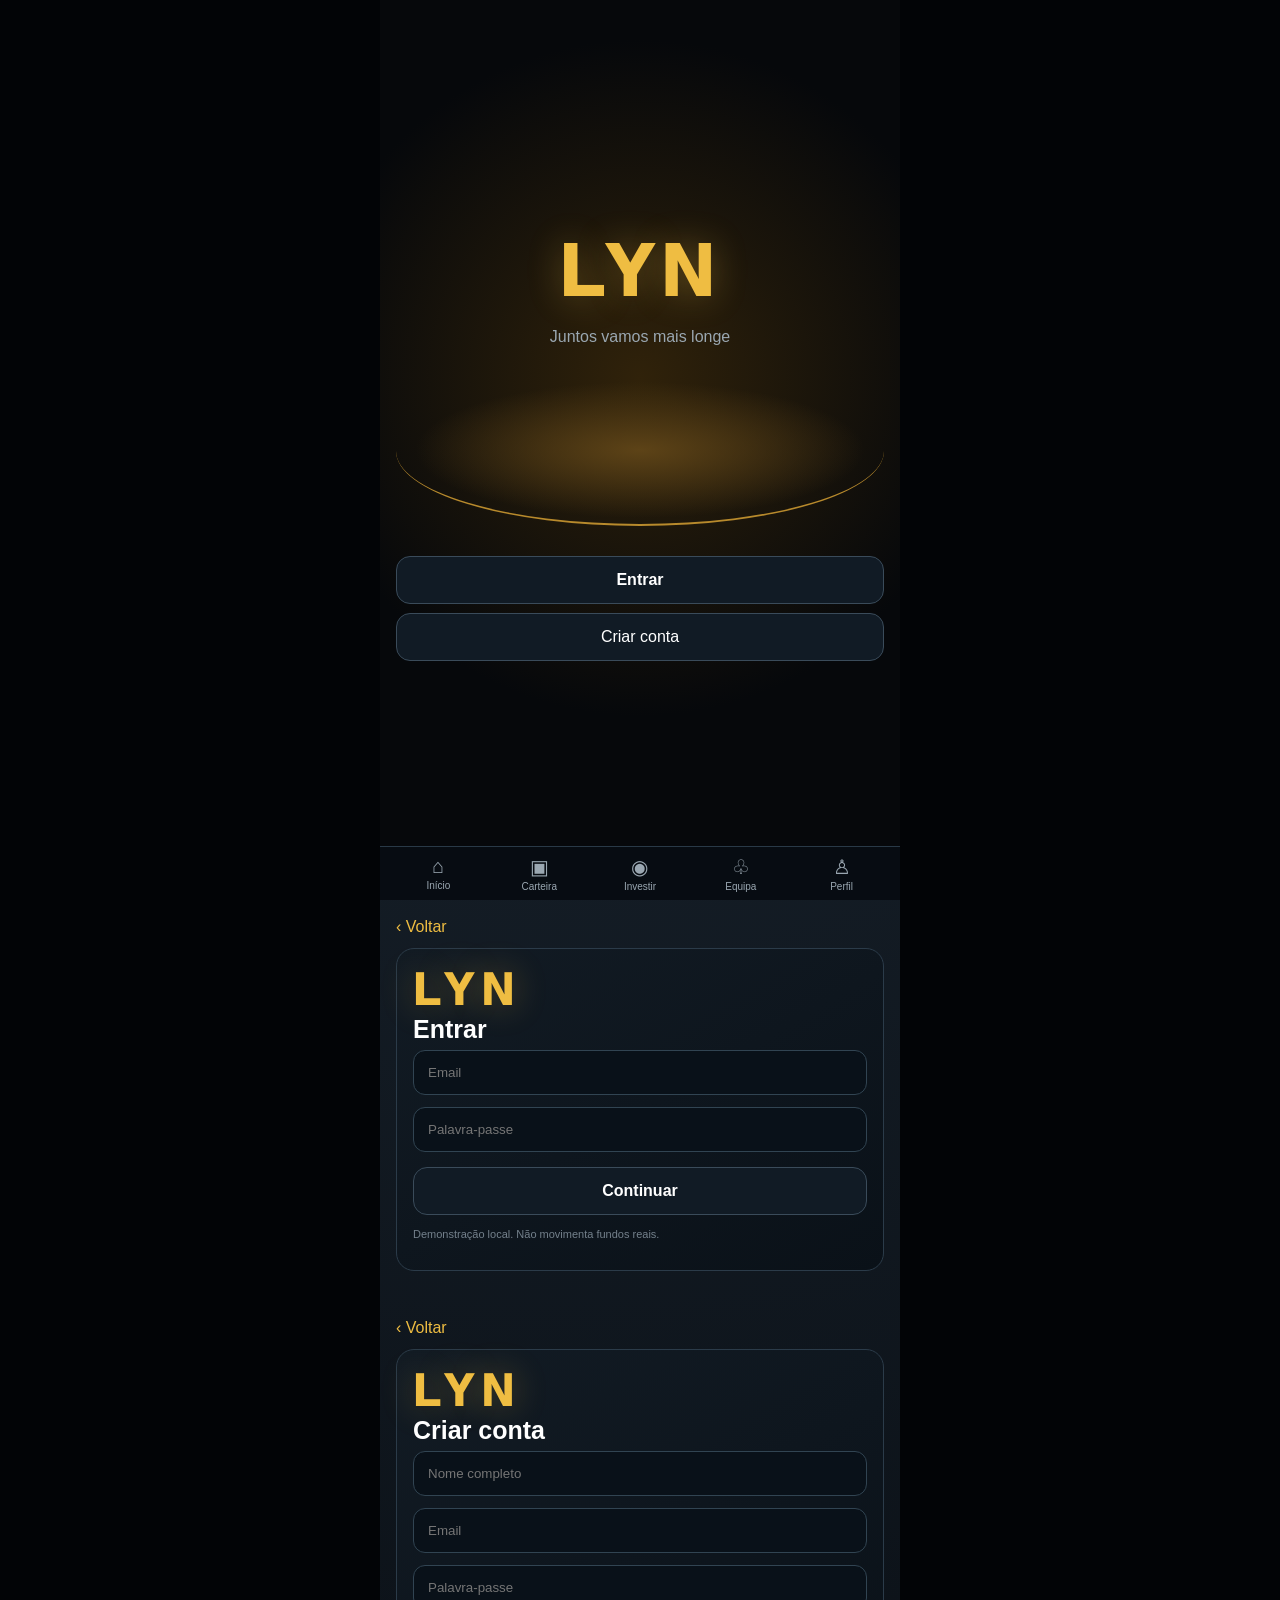
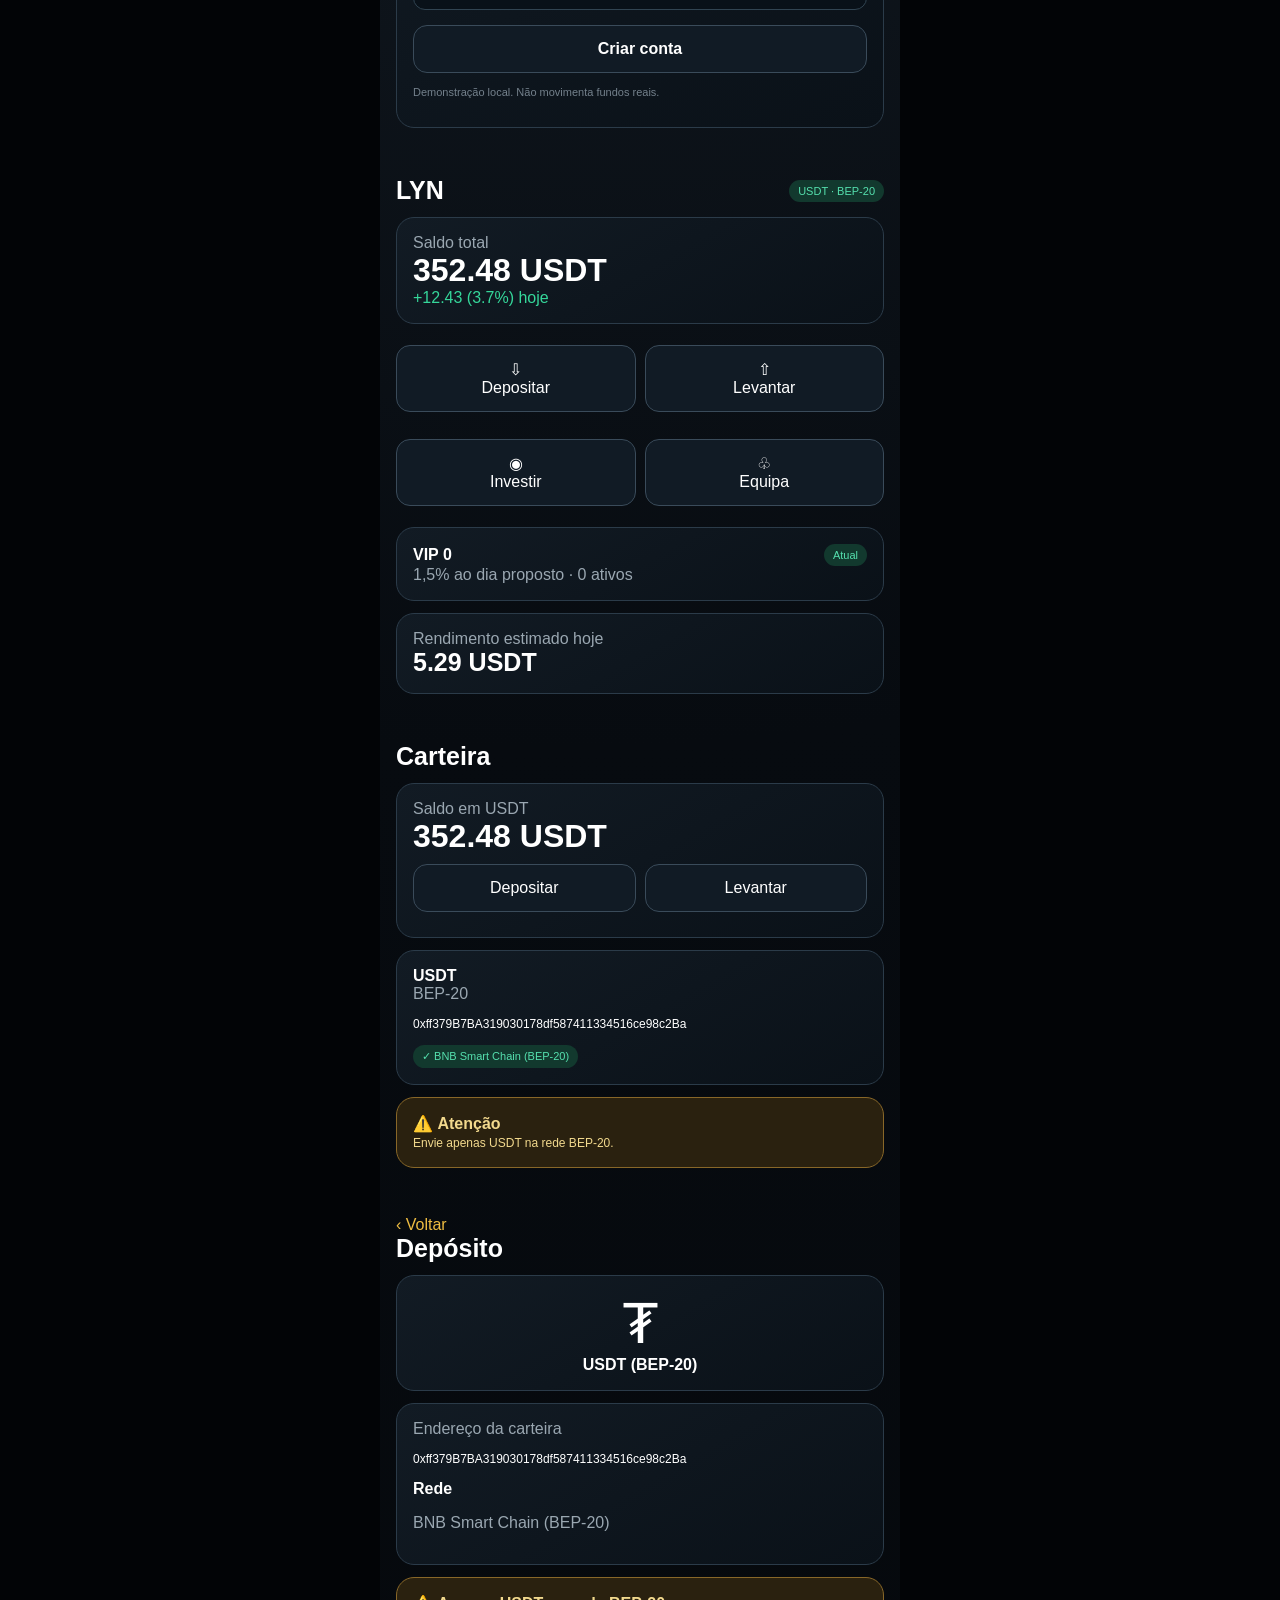
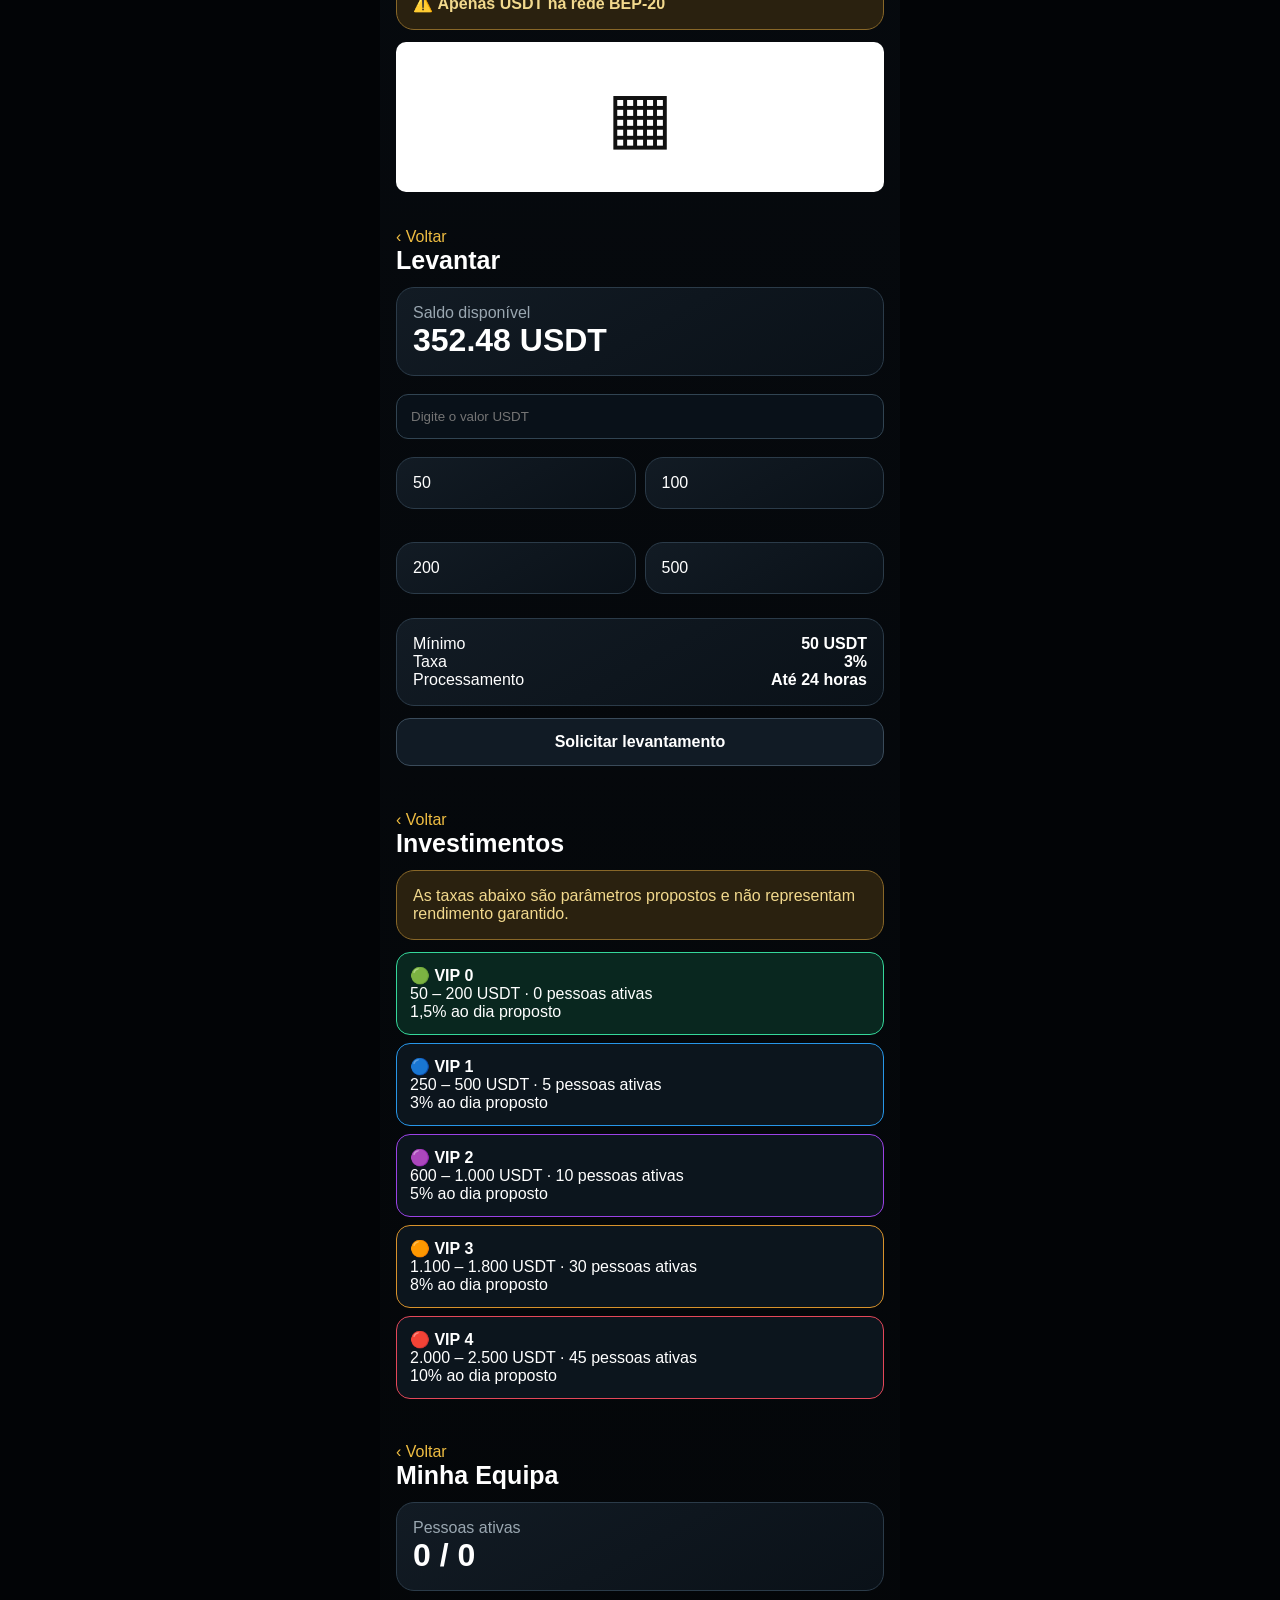
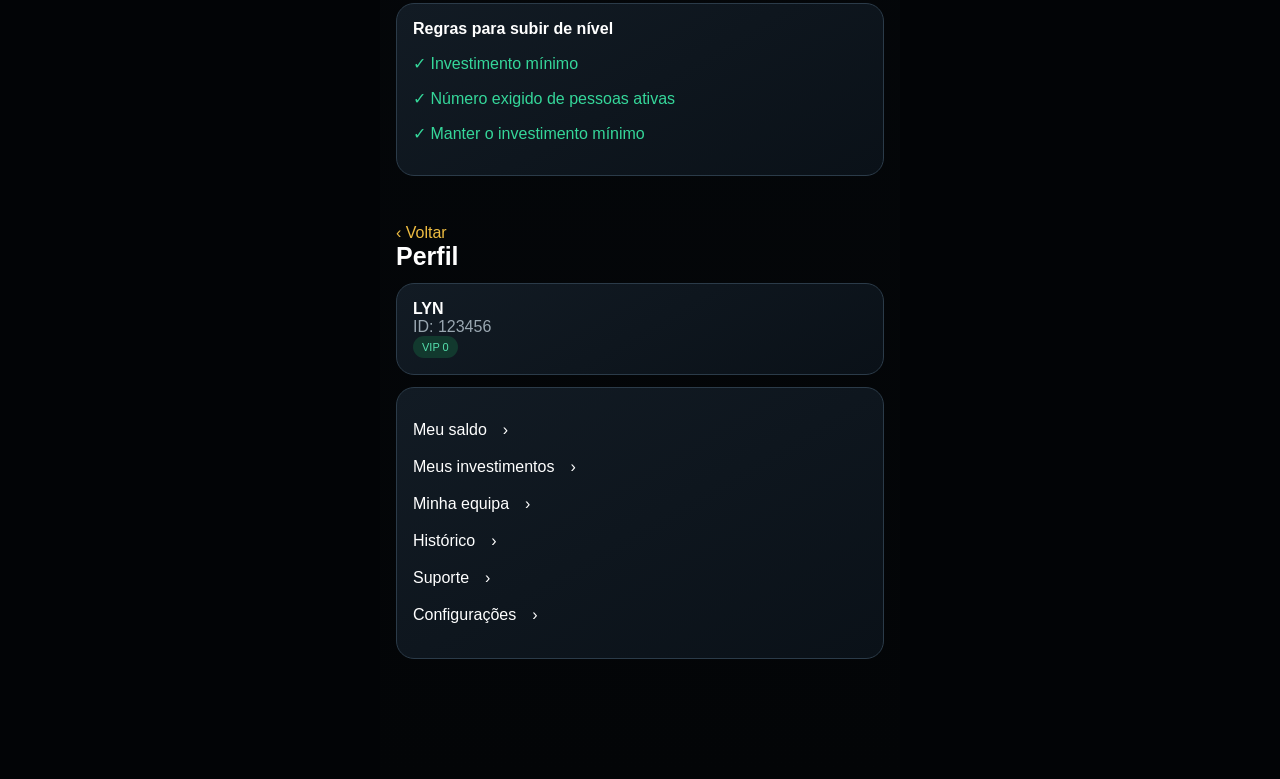
<file: index.html>
<!doctype html>
<html lang="pt">
<head>
<meta charset="utf-8">
<meta name="viewport" content="width=device-width,initial-scale=1,viewport-fit=cover">
<meta name="theme-color" content="#070b10">
<title>LYN</title>
<style>
*{box-sizing:border-box}html{scroll-behavior:smooth}body{margin:0;background:#020406;color:#fff;font-family:-apple-system,BlinkMacSystemFont,"SF Pro Display",Arial,sans-serif}.app{max-width:520px;margin:auto;background:radial-gradient(circle at 30% 0,#1b2631,#070b10 42%,#030507);min-height:100vh;padding-bottom:90px}.section{padding:18px 16px}.hero{min-height:100vh;display:flex;align-items:center;background:radial-gradient(circle at 50% 42%,#30220a,#06080b 58%)}.center{text-align:center;width:100%}.logo{font-size:72px;font-weight:950;letter-spacing:8px;color:#efbd42;text-shadow:0 0 35px #efbd4255}.muted{color:#9aa7b1}.card{background:linear-gradient(150deg,#121b24,#0a1118);border:1px solid #2b3b49;border-radius:18px;padding:16px;margin:12px 0}.gold{border-color:#876426;background:linear-gradient(180deg,#f5c54d,#dca32b);color:#080b0e;font-weight:900}.btn{display:block;width:100%;padding:14px;border-radius:14px;text-align:center;text-decoration:none;color:#fff;background:#111b25;border:1px solid #3a4b5a;margin:9px 0}.title{font-size:25px;font-weight:900}.balance{font-size:32px;font-weight:900}.row{display:flex;justify-content:space-between;gap:10px;align-items:center}.grid{display:grid;grid-template-columns:1fr 1fr;gap:9px}.pill{display:inline-block;padding:5px 9px;border-radius:99px;background:#12392e;color:#55e0ae;font-size:11px}.input{width:100%;padding:14px;margin:6px 0;background:#091119;border:1px solid #314452;border-radius:12px;color:white}.vip{padding:13px;border:1px solid #365163;border-radius:14px;margin:8px 0;background:#0c151d}.v0{border-color:#35d79a;background:#09271f}.v1{border-color:#2796e8}.v2{border-color:#9b42e6}.v3{border-color:#d8922b}.v4{border-color:#e44759}.warning{border-color:#886728;background:#2a210f;color:#f2d98d}.nav{position:fixed;bottom:0;left:50%;transform:translateX(-50%);width:min(520px,100%);background:#080d13f5;border-top:1px solid #293947;padding:8px;display:grid;grid-template-columns:repeat(5,1fr);z-index:9}.nav a{color:#9aa7b1;text-decoration:none;text-align:center;font-size:10px}.nav span{display:block;font-size:20px;margin-bottom:2px}.address{word-break:break-all;font-size:12px;line-height:1.5}.back{color:#efbd42;text-decoration:none}.activity{padding:11px 0;border-bottom:1px solid #20303c}.qr{height:150px;background:#fff;color:#111;display:grid;place-items:center;font-size:70px;border-radius:10px}.small{font-size:12px}.legal{font-size:11px;color:#74818c;line-height:1.5}
</style>
</head>
<body>
<div class="app">

<section id="inicio" class="section hero">
<div class="center">
<div class="logo">LYN</div>
<p class="muted">Juntos vamos mais longe</p>
<div style="height:150px;border-bottom:2px solid #b88a2c;border-radius:50%;margin:30px 0;background:radial-gradient(ellipse,#5d4317,transparent 65%)"></div>
<a class="btn gold" href="#entrar">Entrar</a>
<a class="btn" href="#criar">Criar conta</a>
</div>
</section>

<section id="entrar" class="section">
<a class="back" href="#inicio">‹ Voltar</a>
<div class="card">
<div class="logo" style="font-size:44px">LYN</div><div class="title">Entrar</div>
<input class="input" placeholder="Email"><input class="input" type="password" placeholder="Palavra-passe">
<a class="btn gold" href="#dashboard">Continuar</a>
<p class="legal">Demonstração local. Não movimenta fundos reais.</p>
</div>
</section>

<section id="criar" class="section">
<a class="back" href="#inicio">‹ Voltar</a>
<div class="card">
<div class="logo" style="font-size:44px">LYN</div><div class="title">Criar conta</div>
<input class="input" placeholder="Nome completo"><input class="input" placeholder="Email"><input class="input" type="password" placeholder="Palavra-passe">
<a class="btn gold" href="#dashboard">Criar conta</a>
<p class="legal">Demonstração local. Não movimenta fundos reais.</p>
</div>
</section>

<section id="dashboard" class="section">
<div class="row"><b class="title">LYN</b><span class="pill">USDT · BEP-20</span></div>
<div class="card"><span class="muted">Saldo total</span><div class="balance">352.48 USDT</div><span style="color:#35d79a">+12.43 (3.7%) hoje</span></div>
<div class="grid"><a class="btn" href="#deposito">⇩<br>Depositar</a><a class="btn" href="#levantar">⇧<br>Levantar</a><a class="btn" href="#investir">◉<br>Investir</a><a class="btn" href="#equipa">♧<br>Equipa</a></div>
<div class="card"><div class="row"><b>VIP 0</b><span class="pill">Atual</span></div><span class="muted">1,5% ao dia proposto · 0 ativos</span></div>
<div class="card"><span class="muted">Rendimento estimado hoje</span><div class="balance" style="font-size:25px">5.29 USDT</div></div>
</section>

<section id="carteira" class="section">
<div class="title">Carteira</div>
<div class="card"><span class="muted">Saldo em USDT</span><div class="balance">352.48 USDT</div><div class="grid"><a class="btn" href="#deposito">Depositar</a><a class="btn" href="#levantar">Levantar</a></div></div>
<div class="card"><b>USDT</b><br><span class="muted">BEP-20</span><p class="address">0xff379B7BA319030178df587411334516ce98c2Ba</p><span class="pill">✓ BNB Smart Chain (BEP-20)</span></div>
<div class="card warning">⚠️ <b>Atenção</b><br><span class="small">Envie apenas USDT na rede BEP-20.</span></div>
</section>

<section id="deposito" class="section">
<a class="back" href="#dashboard">‹ Voltar</a><div class="title">Depósito</div>
<div class="card" style="text-align:center"><div style="font-size:55px">₮</div><b>USDT (BEP-20)</b></div>
<div class="card"><span class="muted">Endereço da carteira</span><p class="address">0xff379B7BA319030178df587411334516ce98c2Ba</p><b>Rede</b><p class="muted">BNB Smart Chain (BEP-20)</p></div>
<div class="card warning">⚠️ <b>Apenas USDT na rede BEP-20</b></div><div class="qr">▦</div>
</section>

<section id="levantar" class="section">
<a class="back" href="#dashboard">‹ Voltar</a><div class="title">Levantar</div>
<div class="card"><span class="muted">Saldo disponível</span><div class="balance">352.48 USDT</div></div>
<input class="input" placeholder="Digite o valor USDT"><div class="grid"><div class="card">50</div><div class="card">100</div><div class="card">200</div><div class="card">500</div></div>
<div class="card"><div class="row"><span>Mínimo</span><b>50 USDT</b></div><div class="row"><span>Taxa</span><b>3%</b></div><div class="row"><span>Processamento</span><b>Até 24 horas</b></div></div>
<a class="btn gold" href="#dashboard">Solicitar levantamento</a>
</section>

<section id="investir" class="section">
<a class="back" href="#dashboard">‹ Voltar</a><div class="title">Investimentos</div>
<div class="card warning">As taxas abaixo são parâmetros propostos e não representam rendimento garantido.</div>
<div class="vip v0"><b>🟢 VIP 0</b><br>50 – 200 USDT · 0 pessoas ativas<br>1,5% ao dia proposto</div>
<div class="vip v1"><b>🔵 VIP 1</b><br>250 – 500 USDT · 5 pessoas ativas<br>3% ao dia proposto</div>
<div class="vip v2"><b>🟣 VIP 2</b><br>600 – 1.000 USDT · 10 pessoas ativas<br>5% ao dia proposto</div>
<div class="vip v3"><b>🟠 VIP 3</b><br>1.100 – 1.800 USDT · 30 pessoas ativas<br>8% ao dia proposto</div>
<div class="vip v4"><b>🔴 VIP 4</b><br>2.000 – 2.500 USDT · 45 pessoas ativas<br>10% ao dia proposto</div>
</section>

<section id="equipa" class="section">
<a class="back" href="#dashboard">‹ Voltar</a><div class="title">Minha Equipa</div>
<div class="card"><span class="muted">Pessoas ativas</span><div class="balance">0 / 0</div></div>
<div class="card"><b>Regras para subir de nível</b><p style="color:#35d79a">✓ Investimento mínimo</p><p style="color:#35d79a">✓ Número exigido de pessoas ativas</p><p style="color:#35d79a">✓ Manter o investimento mínimo</p></div>
</section>

<section id="perfil" class="section">
<a class="back" href="#dashboard">‹ Voltar</a><div class="title">Perfil</div>
<div class="card"><b>LYN</b><br><span class="muted">ID: 123456</span><br><span class="pill">VIP 0</span></div>
<div class="card"><p>Meu saldo　›</p><p>Meus investimentos　›</p><p>Minha equipa　›</p><p>Histórico　›</p><p>Suporte　›</p><p>Configurações　›</p></div>
</section>

<nav class="nav">
<a href="#dashboard"><span>⌂</span>Início</a>
<a href="#carteira"><span>▣</span>Carteira</a>
<a href="#investir"><span>◉</span>Investir</a>
<a href="#equipa"><span>♧</span>Equipa</a>
<a href="#perfil"><span>♙</span>Perfil</a>
</nav>
</div>
</body>
</html>
</file>
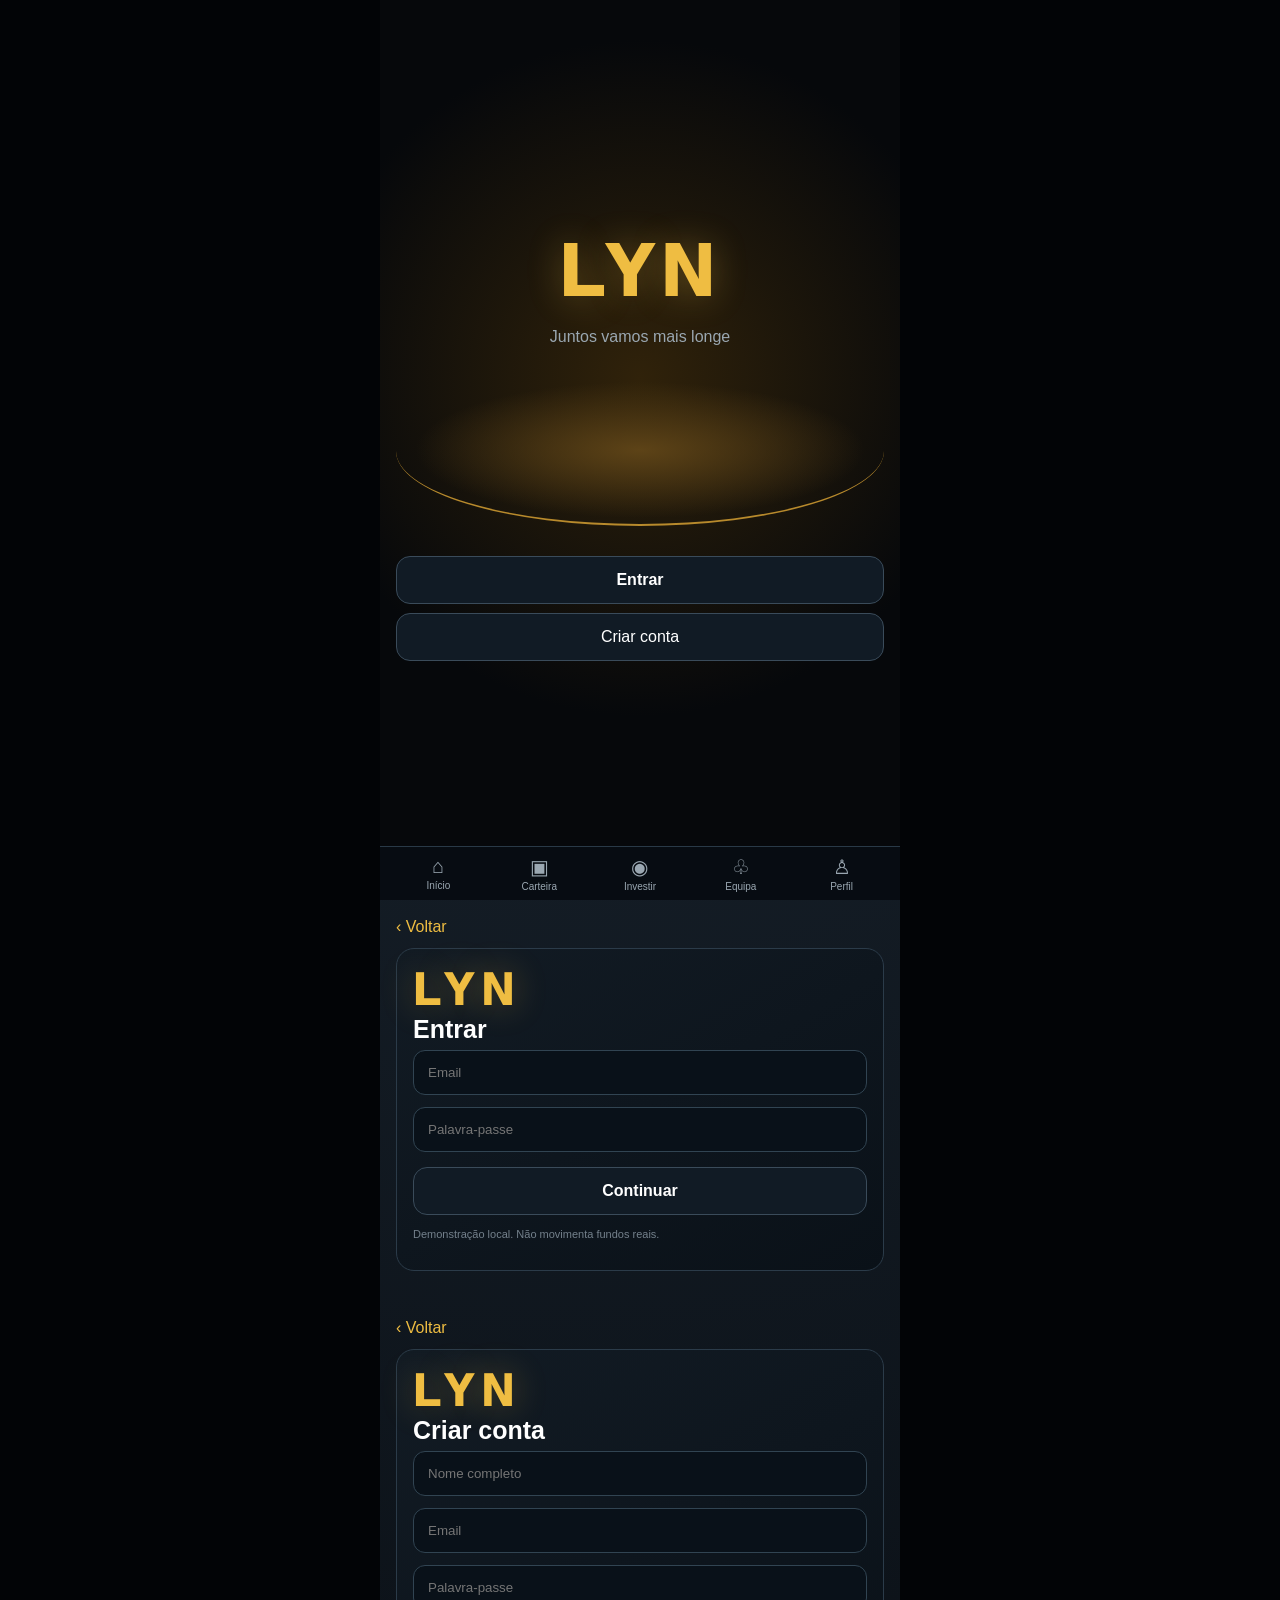
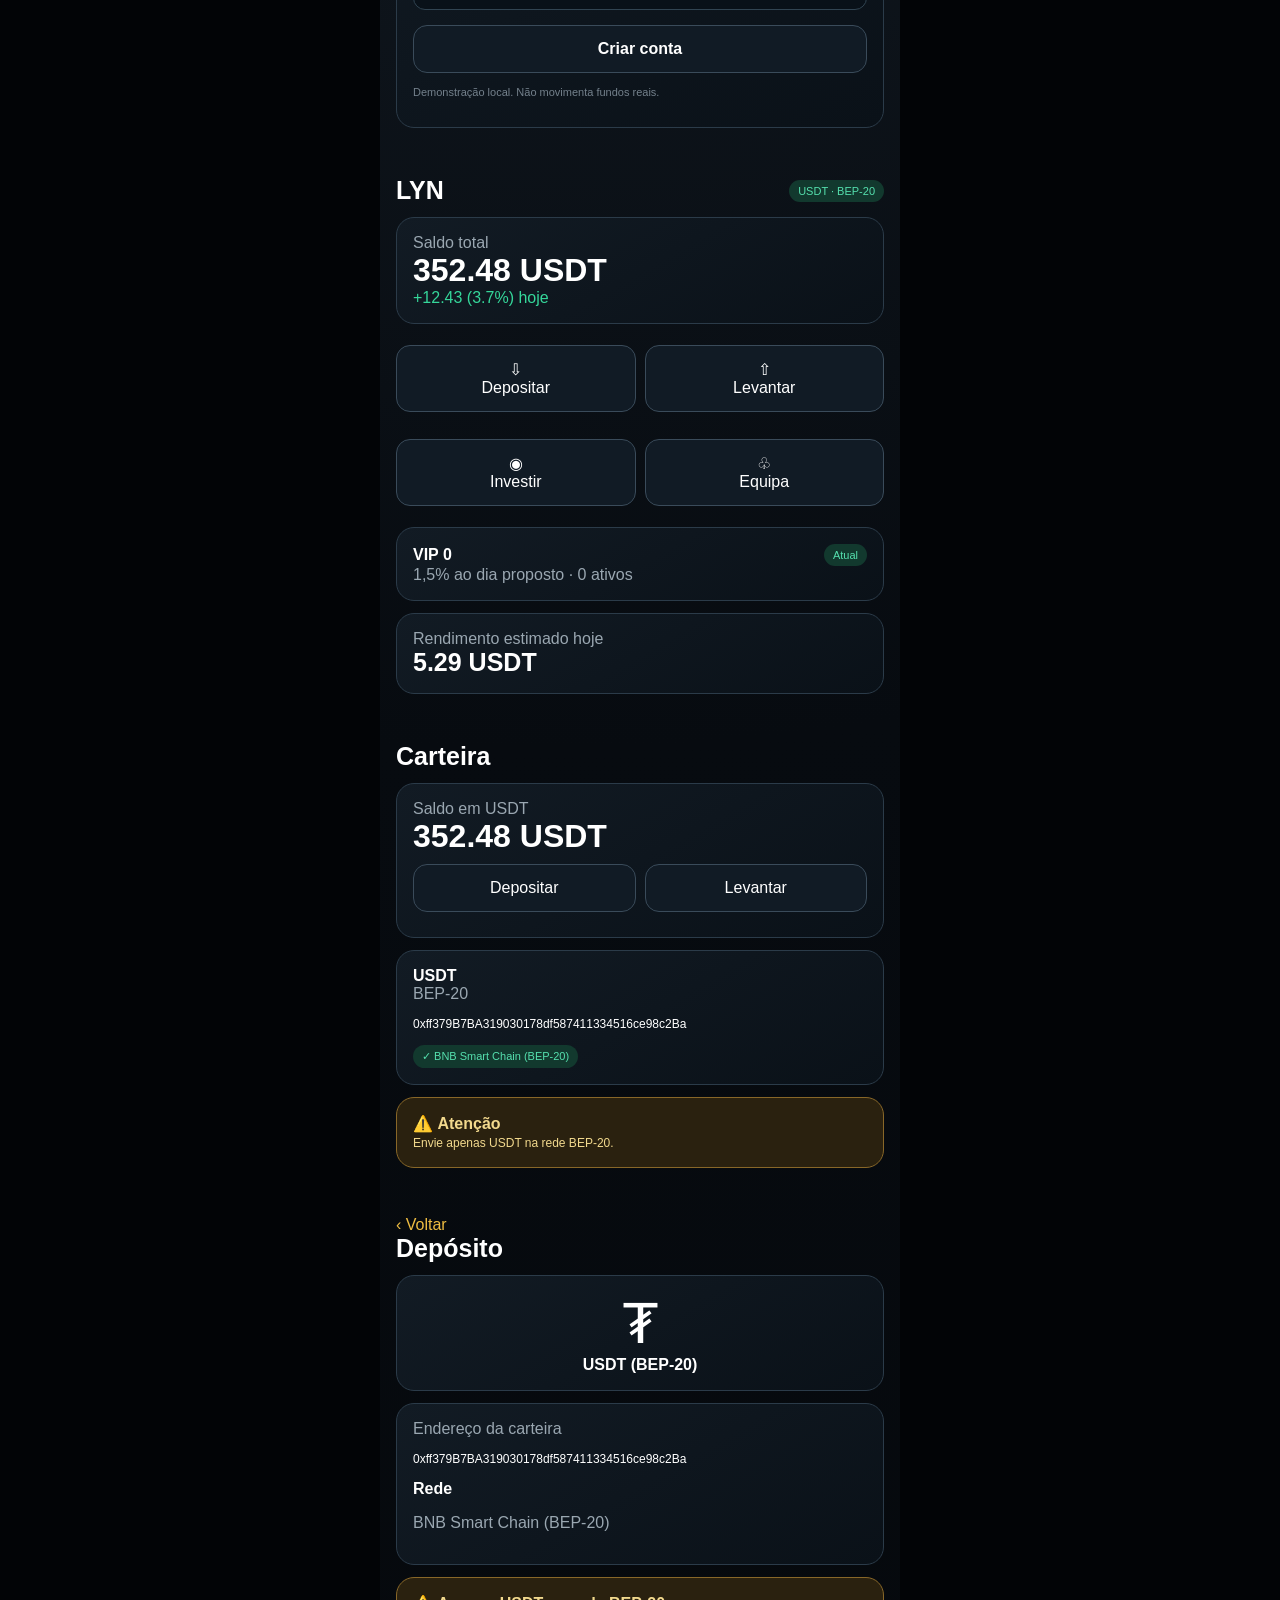
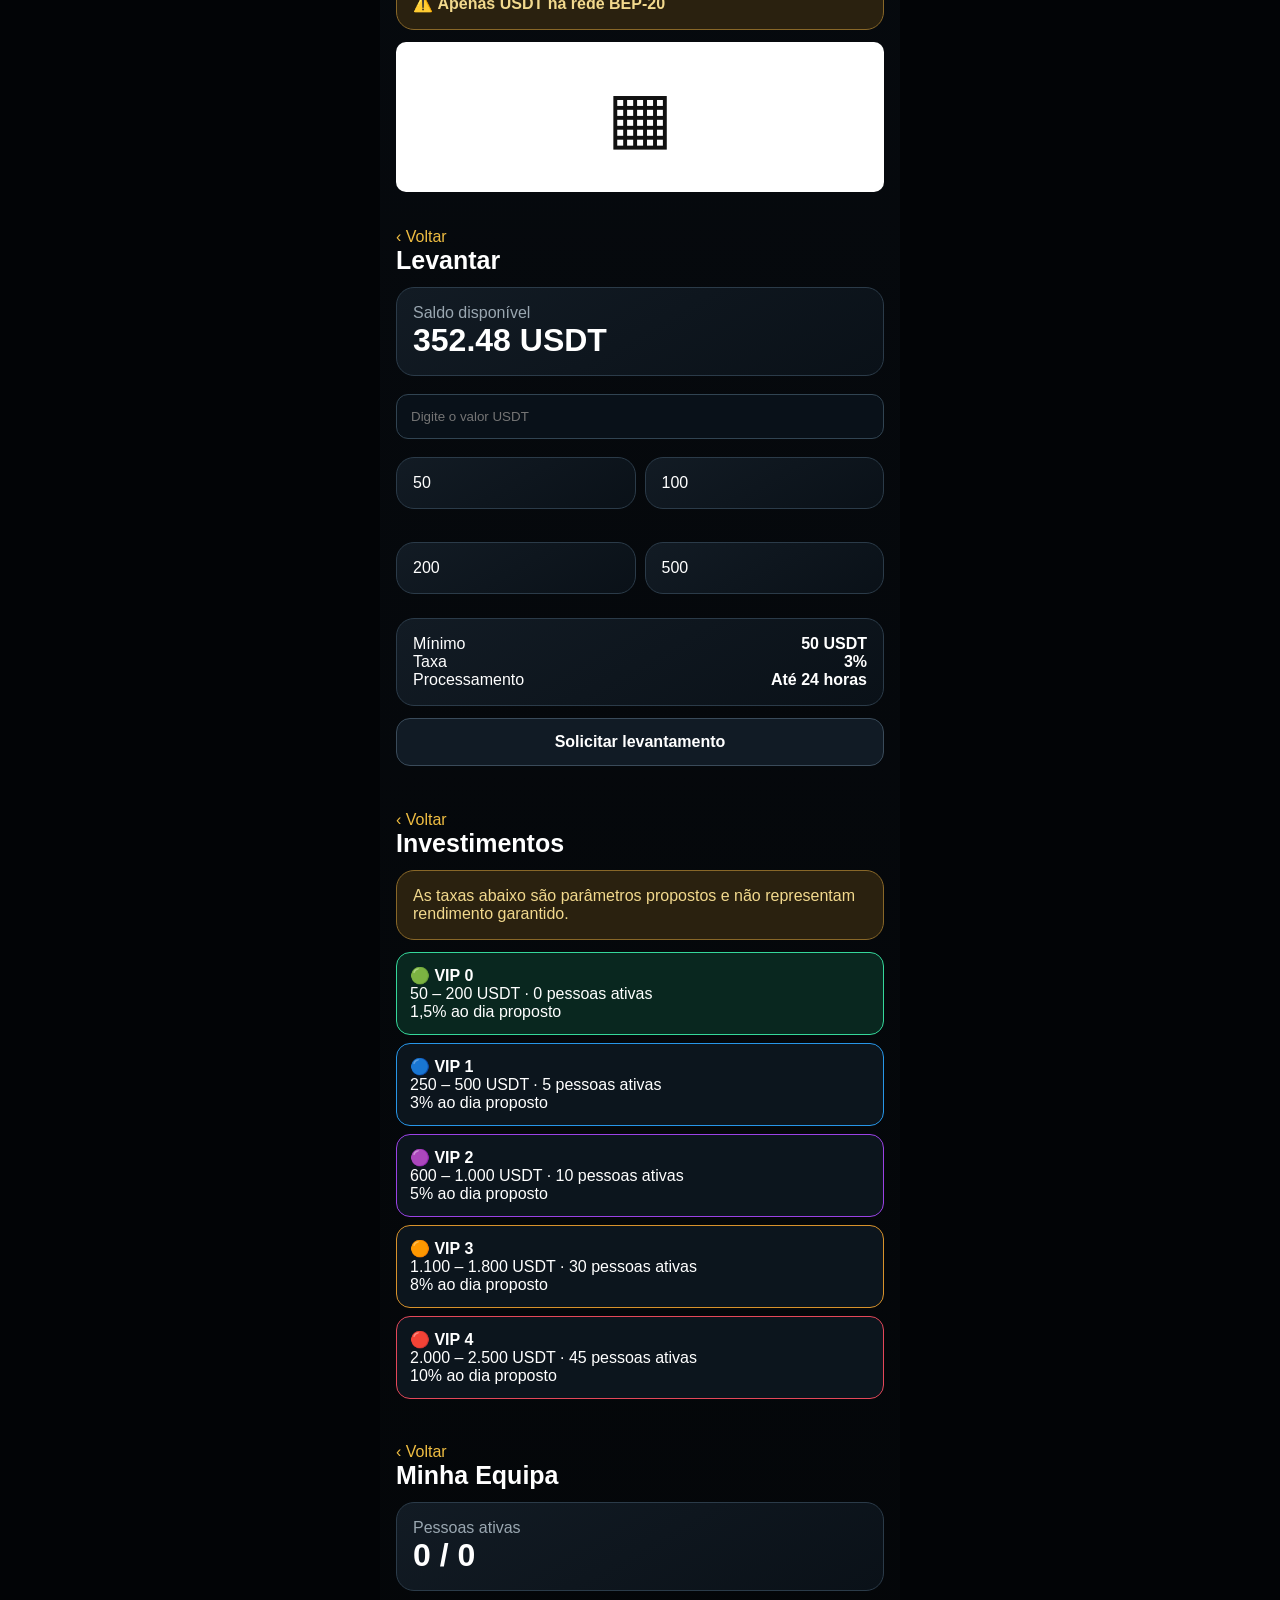
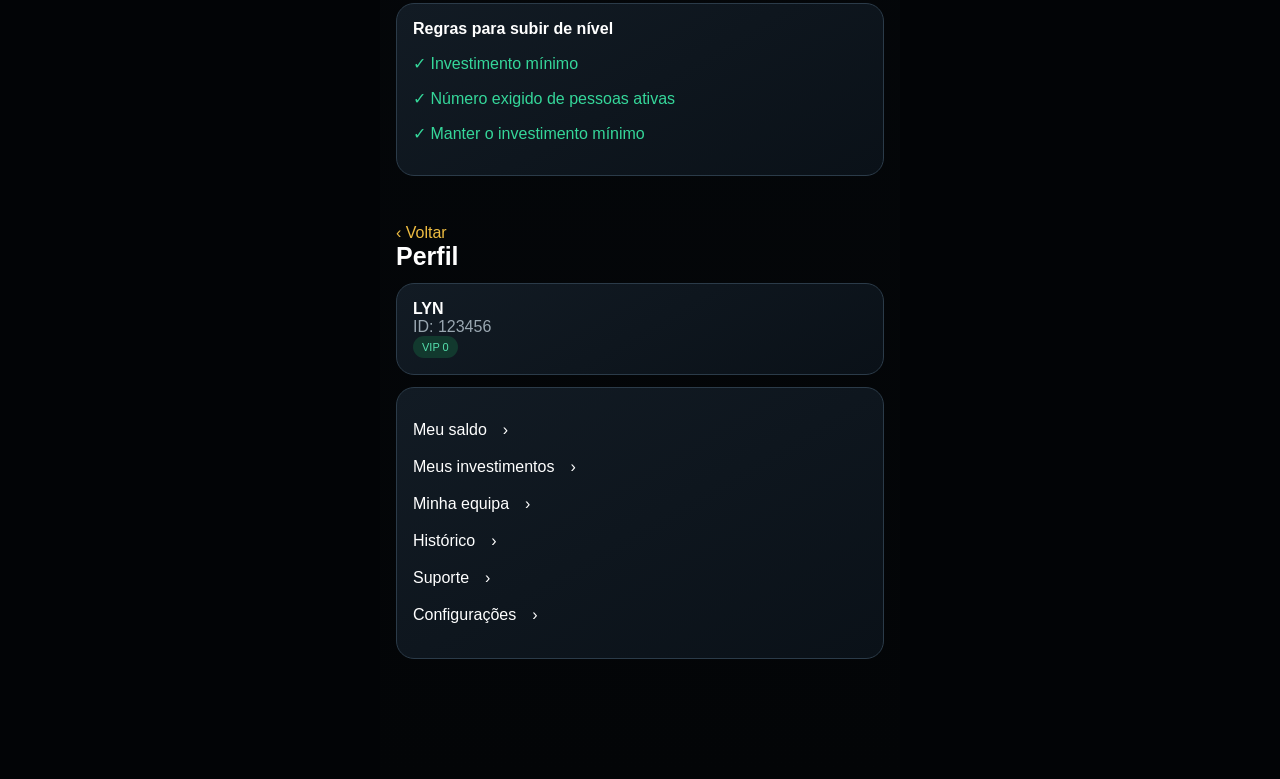
<file: LYN_APP_IPHONE_CORRIGIDO 2.html>
<!doctype html>
<html lang="pt">
<head>
<meta charset="utf-8">
<meta name="viewport" content="width=device-width,initial-scale=1,viewport-fit=cover">
<meta name="theme-color" content="#070b10">
<title>LYN</title>
<style>
*{box-sizing:border-box}html{scroll-behavior:smooth}body{margin:0;background:#020406;color:#fff;font-family:-apple-system,BlinkMacSystemFont,"SF Pro Display",Arial,sans-serif}.app{max-width:520px;margin:auto;background:radial-gradient(circle at 30% 0,#1b2631,#070b10 42%,#030507);min-height:100vh;padding-bottom:90px}.section{padding:18px 16px}.hero{min-height:100vh;display:flex;align-items:center;background:radial-gradient(circle at 50% 42%,#30220a,#06080b 58%)}.center{text-align:center;width:100%}.logo{font-size:72px;font-weight:950;letter-spacing:8px;color:#efbd42;text-shadow:0 0 35px #efbd4255}.muted{color:#9aa7b1}.card{background:linear-gradient(150deg,#121b24,#0a1118);border:1px solid #2b3b49;border-radius:18px;padding:16px;margin:12px 0}.gold{border-color:#876426;background:linear-gradient(180deg,#f5c54d,#dca32b);color:#080b0e;font-weight:900}.btn{display:block;width:100%;padding:14px;border-radius:14px;text-align:center;text-decoration:none;color:#fff;background:#111b25;border:1px solid #3a4b5a;margin:9px 0}.title{font-size:25px;font-weight:900}.balance{font-size:32px;font-weight:900}.row{display:flex;justify-content:space-between;gap:10px;align-items:center}.grid{display:grid;grid-template-columns:1fr 1fr;gap:9px}.pill{display:inline-block;padding:5px 9px;border-radius:99px;background:#12392e;color:#55e0ae;font-size:11px}.input{width:100%;padding:14px;margin:6px 0;background:#091119;border:1px solid #314452;border-radius:12px;color:white}.vip{padding:13px;border:1px solid #365163;border-radius:14px;margin:8px 0;background:#0c151d}.v0{border-color:#35d79a;background:#09271f}.v1{border-color:#2796e8}.v2{border-color:#9b42e6}.v3{border-color:#d8922b}.v4{border-color:#e44759}.warning{border-color:#886728;background:#2a210f;color:#f2d98d}.nav{position:fixed;bottom:0;left:50%;transform:translateX(-50%);width:min(520px,100%);background:#080d13f5;border-top:1px solid #293947;padding:8px;display:grid;grid-template-columns:repeat(5,1fr);z-index:9}.nav a{color:#9aa7b1;text-decoration:none;text-align:center;font-size:10px}.nav span{display:block;font-size:20px;margin-bottom:2px}.address{word-break:break-all;font-size:12px;line-height:1.5}.back{color:#efbd42;text-decoration:none}.activity{padding:11px 0;border-bottom:1px solid #20303c}.qr{height:150px;background:#fff;color:#111;display:grid;place-items:center;font-size:70px;border-radius:10px}.small{font-size:12px}.legal{font-size:11px;color:#74818c;line-height:1.5}
</style>
</head>
<body>
<div class="app">

<section id="inicio" class="section hero">
<div class="center">
<div class="logo">LYN</div>
<p class="muted">Juntos vamos mais longe</p>
<div style="height:150px;border-bottom:2px solid #b88a2c;border-radius:50%;margin:30px 0;background:radial-gradient(ellipse,#5d4317,transparent 65%)"></div>
<a class="btn gold" href="#entrar">Entrar</a>
<a class="btn" href="#criar">Criar conta</a>
</div>
</section>

<section id="entrar" class="section">
<a class="back" href="#inicio">‹ Voltar</a>
<div class="card">
<div class="logo" style="font-size:44px">LYN</div><div class="title">Entrar</div>
<input class="input" placeholder="Email"><input class="input" type="password" placeholder="Palavra-passe">
<a class="btn gold" href="#dashboard">Continuar</a>
<p class="legal">Demonstração local. Não movimenta fundos reais.</p>
</div>
</section>

<section id="criar" class="section">
<a class="back" href="#inicio">‹ Voltar</a>
<div class="card">
<div class="logo" style="font-size:44px">LYN</div><div class="title">Criar conta</div>
<input class="input" placeholder="Nome completo"><input class="input" placeholder="Email"><input class="input" type="password" placeholder="Palavra-passe">
<a class="btn gold" href="#dashboard">Criar conta</a>
<p class="legal">Demonstração local. Não movimenta fundos reais.</p>
</div>
</section>

<section id="dashboard" class="section">
<div class="row"><b class="title">LYN</b><span class="pill">USDT · BEP-20</span></div>
<div class="card"><span class="muted">Saldo total</span><div class="balance">352.48 USDT</div><span style="color:#35d79a">+12.43 (3.7%) hoje</span></div>
<div class="grid"><a class="btn" href="#deposito">⇩<br>Depositar</a><a class="btn" href="#levantar">⇧<br>Levantar</a><a class="btn" href="#investir">◉<br>Investir</a><a class="btn" href="#equipa">♧<br>Equipa</a></div>
<div class="card"><div class="row"><b>VIP 0</b><span class="pill">Atual</span></div><span class="muted">1,5% ao dia proposto · 0 ativos</span></div>
<div class="card"><span class="muted">Rendimento estimado hoje</span><div class="balance" style="font-size:25px">5.29 USDT</div></div>
</section>

<section id="carteira" class="section">
<div class="title">Carteira</div>
<div class="card"><span class="muted">Saldo em USDT</span><div class="balance">352.48 USDT</div><div class="grid"><a class="btn" href="#deposito">Depositar</a><a class="btn" href="#levantar">Levantar</a></div></div>
<div class="card"><b>USDT</b><br><span class="muted">BEP-20</span><p class="address">0xff379B7BA319030178df587411334516ce98c2Ba</p><span class="pill">✓ BNB Smart Chain (BEP-20)</span></div>
<div class="card warning">⚠️ <b>Atenção</b><br><span class="small">Envie apenas USDT na rede BEP-20.</span></div>
</section>

<section id="deposito" class="section">
<a class="back" href="#dashboard">‹ Voltar</a><div class="title">Depósito</div>
<div class="card" style="text-align:center"><div style="font-size:55px">₮</div><b>USDT (BEP-20)</b></div>
<div class="card"><span class="muted">Endereço da carteira</span><p class="address">0xff379B7BA319030178df587411334516ce98c2Ba</p><b>Rede</b><p class="muted">BNB Smart Chain (BEP-20)</p></div>
<div class="card warning">⚠️ <b>Apenas USDT na rede BEP-20</b></div><div class="qr">▦</div>
</section>

<section id="levantar" class="section">
<a class="back" href="#dashboard">‹ Voltar</a><div class="title">Levantar</div>
<div class="card"><span class="muted">Saldo disponível</span><div class="balance">352.48 USDT</div></div>
<input class="input" placeholder="Digite o valor USDT"><div class="grid"><div class="card">50</div><div class="card">100</div><div class="card">200</div><div class="card">500</div></div>
<div class="card"><div class="row"><span>Mínimo</span><b>50 USDT</b></div><div class="row"><span>Taxa</span><b>3%</b></div><div class="row"><span>Processamento</span><b>Até 24 horas</b></div></div>
<a class="btn gold" href="#dashboard">Solicitar levantamento</a>
</section>

<section id="investir" class="section">
<a class="back" href="#dashboard">‹ Voltar</a><div class="title">Investimentos</div>
<div class="card warning">As taxas abaixo são parâmetros propostos e não representam rendimento garantido.</div>
<div class="vip v0"><b>🟢 VIP 0</b><br>50 – 200 USDT · 0 pessoas ativas<br>1,5% ao dia proposto</div>
<div class="vip v1"><b>🔵 VIP 1</b><br>250 – 500 USDT · 5 pessoas ativas<br>3% ao dia proposto</div>
<div class="vip v2"><b>🟣 VIP 2</b><br>600 – 1.000 USDT · 10 pessoas ativas<br>5% ao dia proposto</div>
<div class="vip v3"><b>🟠 VIP 3</b><br>1.100 – 1.800 USDT · 30 pessoas ativas<br>8% ao dia proposto</div>
<div class="vip v4"><b>🔴 VIP 4</b><br>2.000 – 2.500 USDT · 45 pessoas ativas<br>10% ao dia proposto</div>
</section>

<section id="equipa" class="section">
<a class="back" href="#dashboard">‹ Voltar</a><div class="title">Minha Equipa</div>
<div class="card"><span class="muted">Pessoas ativas</span><div class="balance">0 / 0</div></div>
<div class="card"><b>Regras para subir de nível</b><p style="color:#35d79a">✓ Investimento mínimo</p><p style="color:#35d79a">✓ Número exigido de pessoas ativas</p><p style="color:#35d79a">✓ Manter o investimento mínimo</p></div>
</section>

<section id="perfil" class="section">
<a class="back" href="#dashboard">‹ Voltar</a><div class="title">Perfil</div>
<div class="card"><b>LYN</b><br><span class="muted">ID: 123456</span><br><span class="pill">VIP 0</span></div>
<div class="card"><p>Meu saldo　›</p><p>Meus investimentos　›</p><p>Minha equipa　›</p><p>Histórico　›</p><p>Suporte　›</p><p>Configurações　›</p></div>
</section>

<nav class="nav">
<a href="#dashboard"><span>⌂</span>Início</a>
<a href="#carteira"><span>▣</span>Carteira</a>
<a href="#investir"><span>◉</span>Investir</a>
<a href="#equipa"><span>♧</span>Equipa</a>
<a href="#perfil"><span>♙</span>Perfil</a>
</nav>
</div>
</body>
</html>
</file>
